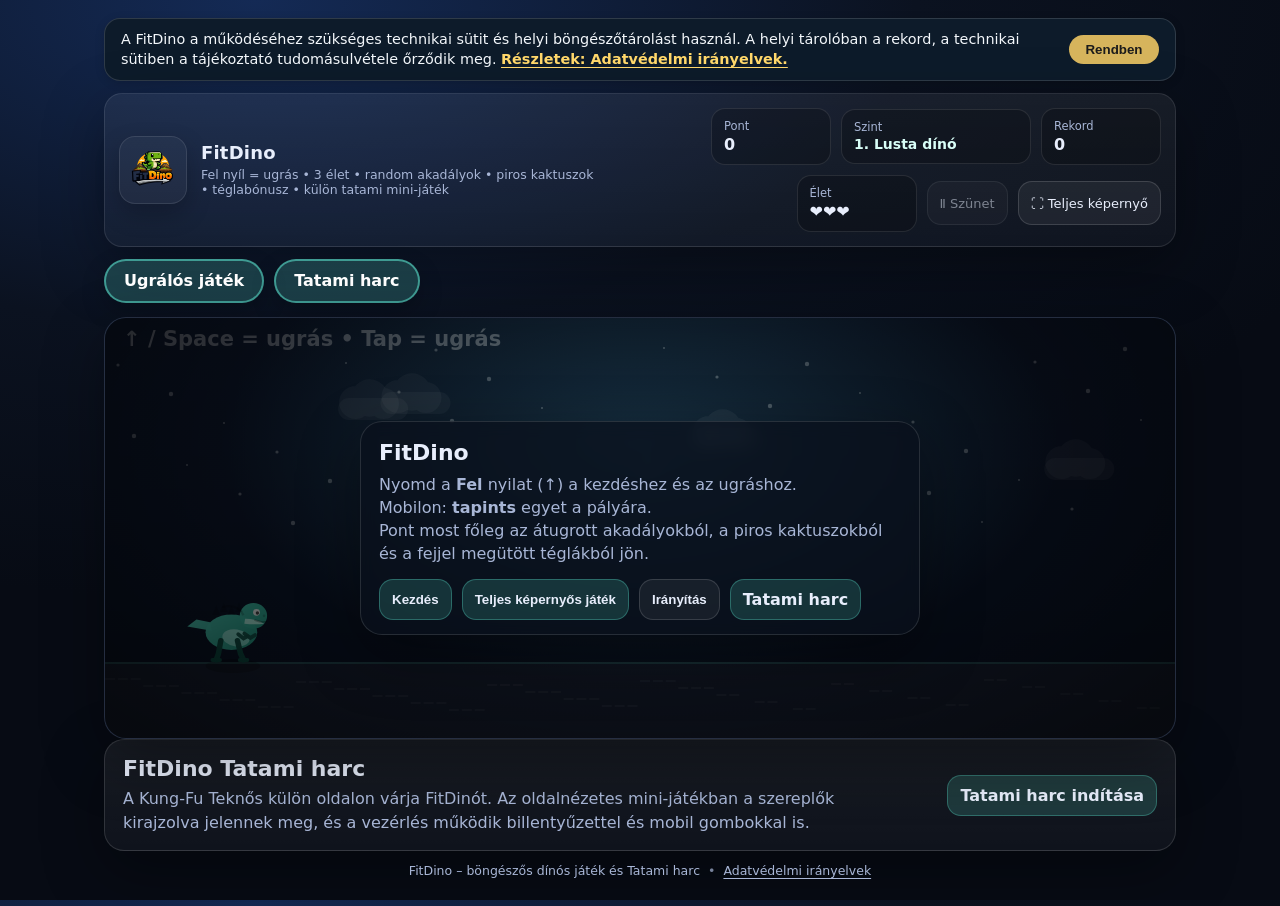
<file: index.html>
<!doctype html>
<html lang="hu">
<head>
  <meta charset="utf-8" />
  <meta name="viewport" content="width=device-width, initial-scale=1, viewport-fit=cover" />
  <title>FitDino</title>
  <meta name="description" content="Egyszerű dínós ugrálós játék — akadályokkal, szintekkel, 3 élettel és külön tatami mini-játékkal." />
  <link rel="icon" type="image/png" href="assets/images/logo.png" />
  <link rel="apple-touch-icon" href="assets/images/logo.png" />
  <link rel="stylesheet" href="assets/css/style.css?v=20261117_1" />
  <link rel="stylesheet" href="assets/css/tatami.css?v=20261117_1" />
  <link rel="stylesheet" href="assets/css/fullscreen.css?v=20261121_1" />
</head>
<body>
  <div class="app" data-game-root data-start-button="btnStart">
    <header class="topbar">
      <div class="brand">
        <img class="logo" src="assets/images/logo.png" alt="FitDino logó" />
        <div class="titles">
          <div class="title">FitDino</div>
          <div class="subtitle">Fel nyíl = ugrás • 3 élet • random akadályok • piros kaktuszok • téglabónusz • külön tatami mini-játék</div>
        </div>
      </div>

      <div class="hud">
        <div class="hud-item" id="scoreBox">
          <span class="hud-label">Pont</span>
          <span class="hud-value" id="score">0</span>
        </div>
        <div class="hud-item hud-item-level" id="levelBox">
          <span class="hud-label">Szint</span>
          <span class="hud-value hud-value-level" id="level">1. Lusta dínó</span>
        </div>
        <div class="hud-item" id="bestBox">
          <span class="hud-label">Rekord</span>
          <span class="hud-value" id="best">0</span>
        </div>
        <div class="hud-item">
          <span class="hud-label">Élet</span>
          <span class="hud-value" id="lives">❤️❤️❤️</span>
        </div>

        <button class="icon-btn screen-btn pause-btn" id="btnPause" type="button" aria-label="Szünet" aria-pressed="false" disabled>Ⅱ Szünet</button>
        <button class="icon-btn screen-btn" id="btnFullscreen" data-fullscreen-toggle type="button" title="Teljes képernyő" aria-label="Teljes képernyő" aria-pressed="false">
          ⛶ Teljes képernyő
        </button>
      </div>
    </header>

    <nav class="mode-switch" aria-label="FitDino játékmódok">
      <a class="mode-link active" href="index.html" aria-current="page">Ugrálós játék</a>
      <a class="mode-link mode-link-highlight" href="tatami.html">Tatami harc</a>
    </nav>

    <main class="stage">
      <div class="canvas-wrap" id="canvasWrap">
        <canvas id="game" tabindex="0" aria-label="FitDino játék vászon"></canvas>

        <div class="overlay" id="overlay">
          <div class="card">
            <h1 id="overlayTitle">FitDino</h1>
            <p id="overlayText">
              Nyomd a <b>Fel</b> nyilat (↑) a kezdéshez és az ugráshoz.<br/>
              Mobilon: <b>tapints</b> egyet a pályára.
            </p>
            <div class="row">
              <button class="btn primary" id="btnStart" type="button">Kezdés</button>
              <button class="btn primary" data-fullscreen-start type="button">Teljes képernyős játék</button>
              <button class="btn" id="btnHow" type="button">Irányítás</button>
              <a class="btn primary" href="tatami.html">Tatami harc</a>
            </div>
            <div class="help" id="help">
              <ul>
                <li><b>↑</b> vagy <b>Space</b>: ugrás</li>
                <li><b>R</b>: újraindítás (Game Over után)</li>
                <li><b>P</b>: szünet / folytatás</li>
                <li>Szintek: <b>Lusta dínó</b> → <b>Fürge dínó</b> → <b>Sprint raptor</b> → <b>Villámkarmos</b> → <b>Meteorfutó</b></li>
                <li>A pontszám most lassabban nő: főleg átugrásból, piros kaktuszból és téglafejelésből jön</li>
                <li>Normál akadály: <b>5 / 10 / 20 / 50 / 100</b> pont szinttől függően</li>
                <li>Piros kaktusz: <b>50 / 100 / 200 / 500 / 1000</b> pont szinttől függően</li>
                <li>Fejjel megütött tégla is pontot ad</li>
                <li>Ha nekimész: -1 élet, rövid védettség, mehetsz tovább</li>
                <li>Rekord: localStorage-ban mentve</li>
                <li>Külön mini-játék: <b>Tatami harc</b>, ahol FitDino a Kung-Fu Teknőssel méri össze magát</li>
              </ul>
            </div>
          </div>
        </div>
      </div>

      <section class="tatami-intro" aria-label="Tatami harc belépő">
        <div>
          <h1>FitDino Tatami harc</h1>
          <p>A Kung-Fu Teknős külön oldalon várja FitDinót. Az oldalnézetes mini-játékban a szereplők kirajzolva jelennek meg, és a vezérlés működik billentyűzettel és mobil gombokkal is.</p>
        </div>
        <a class="btn primary" href="tatami.html">Tatami harc indítása</a>
      </section>

      <footer class="footer">
        <span>FitDino – böngészős dínós játék és Tatami harc</span>
        <span class="footer-separator" aria-hidden="true">•</span>
        <a class="privacy-link" href="https://www.zenitprograms.hu/?page_id=226" target="_blank" rel="noopener noreferrer">Adatvédelmi irányelvek</a>
      </footer>
    </main>
  </div>

  <script src="assets/js/privacy-notice.js?v=20261117_1"></script>
  <script src="assets/js/fullscreen.js?v=20261121_1" defer></script>
  <script type="module" src="assets/js/game.js?v=20261121_1"></script>
</body>
</html>
</file>
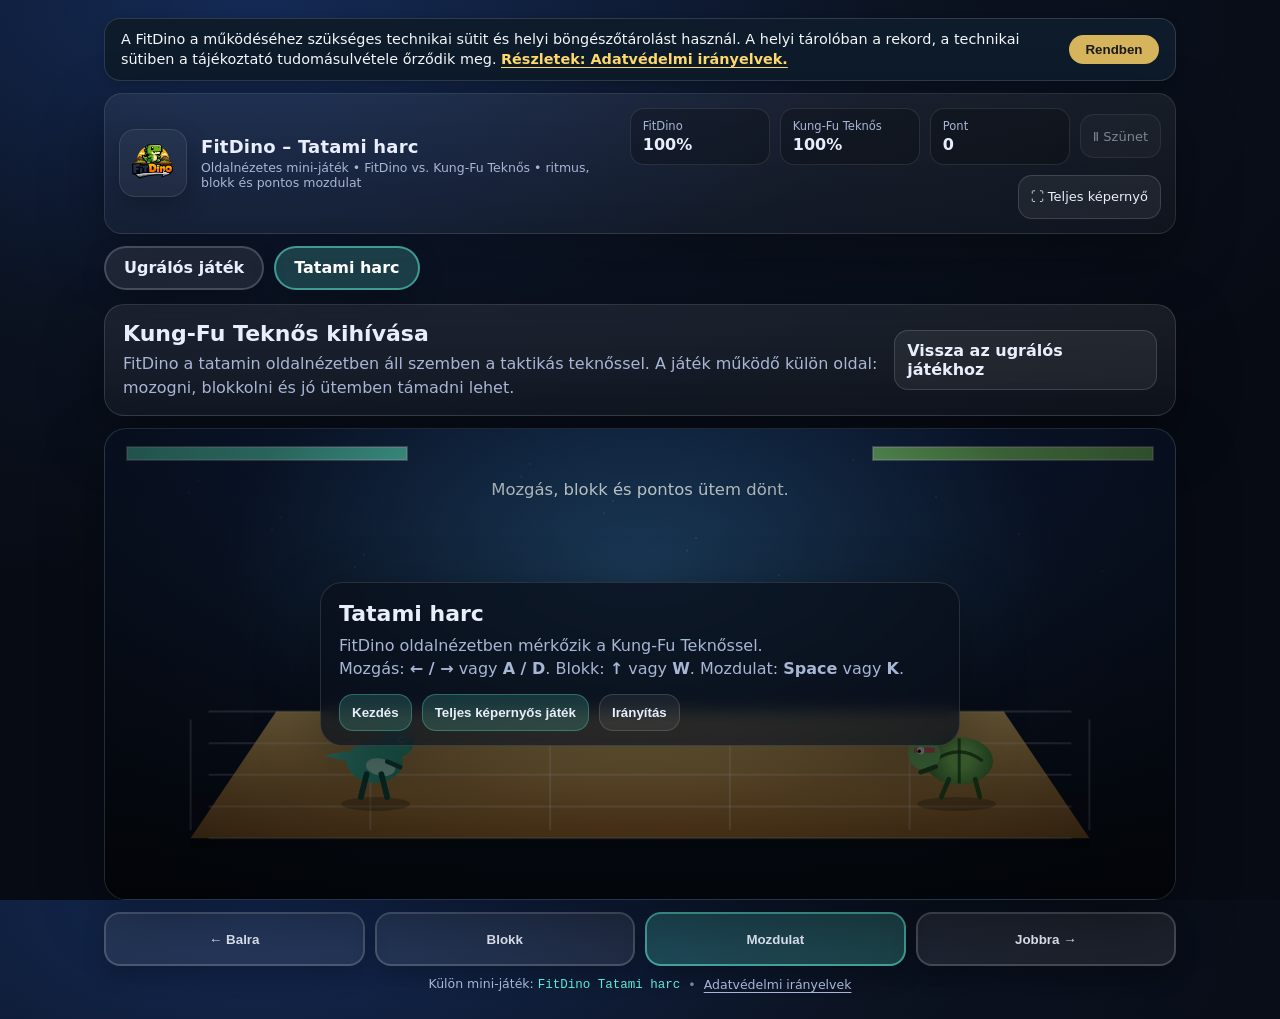
<file: tatami.html>
<!doctype html>
<html lang="hu">
<head>
  <meta charset="utf-8" />
  <meta name="viewport" content="width=device-width, initial-scale=1, viewport-fit=cover" />
  <title>FitDino – Tatami harc</title>
  <meta name="description" content="FitDino külön tatami mini-játéka Kung-Fu Teknős ellen oldalnézetes karakterekkel és működő vezérléssel." />
  <link rel="icon" type="image/png" href="assets/images/logo.png" />
  <link rel="apple-touch-icon" href="assets/images/logo.png" />
  <link rel="stylesheet" href="assets/css/style.css?v=20261117_1" />
  <link rel="stylesheet" href="assets/css/tatami.css?v=20261117_1" />
  <link rel="stylesheet" href="assets/css/fullscreen.css?v=20261121_1" />
</head>
<body>
  <div class="app tatami-app" data-game-root data-start-button="btnTatamiStart">
    <header class="topbar">
      <div class="brand">
        <img class="logo" src="assets/images/logo.png" alt="FitDino logó" />
        <div class="titles">
          <div class="title">FitDino – Tatami harc</div>
          <div class="subtitle">Oldalnézetes mini-játék • FitDino vs. Kung-Fu Teknős • ritmus, blokk és pontos mozdulat</div>
        </div>
      </div>

      <div class="hud tatami-hud">
        <div class="hud-item">
          <span class="hud-label">FitDino</span>
          <span class="hud-value" id="tatamiDinoHp">100%</span>
        </div>
        <div class="hud-item">
          <span class="hud-label">Kung-Fu Teknős</span>
          <span class="hud-value" id="tatamiTurtleHp">100%</span>
        </div>
        <div class="hud-item">
          <span class="hud-label">Pont</span>
          <span class="hud-value" id="tatamiScore">0</span>
        </div>
        <button class="icon-btn screen-btn pause-btn" id="btnTatamiPause" type="button" aria-label="Szünet" aria-pressed="false" disabled>Ⅱ Szünet</button>
        <button class="icon-btn screen-btn" id="btnTatamiFullscreen" data-fullscreen-toggle type="button" title="Teljes képernyő" aria-label="Teljes képernyő" aria-pressed="false">⛶ Teljes képernyő</button>
      </div>
    </header>

    <nav class="mode-switch" aria-label="FitDino játékmódok">
      <a class="mode-link" href="index.html">Ugrálós játék</a>
      <a class="mode-link active mode-link-highlight" href="tatami.html" aria-current="page">Tatami harc</a>
    </nav>

    <main class="stage tatami-stage">
      <section class="tatami-intro" aria-label="Tatami harc rövid leírás">
        <div>
          <h1>Kung-Fu Teknős kihívása</h1>
          <p>FitDino a tatamin oldalnézetben áll szemben a taktikás teknőssel. A játék működő külön oldal: mozogni, blokkolni és jó ütemben támadni lehet.</p>
        </div>
        <a class="btn" href="index.html">Vissza az ugrálós játékhoz</a>
      </section>

      <div class="canvas-wrap tatami-canvas-wrap" id="tatamiWrap">
        <canvas id="tatamiGame" tabindex="0" aria-label="FitDino Tatami harc játék vászon"></canvas>

        <div class="overlay" id="tatamiOverlay">
          <div class="card tatami-card">
            <h1 id="tatamiOverlayTitle">Tatami harc</h1>
            <p id="tatamiOverlayText">
              FitDino és Kung-Fu Teknős oldalnézetes mérkőzése.<br/>
              Mozgás: <b>← / →</b> vagy <b>A / D</b>. Blokk: <b>↑</b> vagy <b>W</b>. Mozdulat: <b>Space</b> vagy <b>K</b>.
            </p>
            <div class="row">
              <button class="btn primary" id="btnTatamiStart" type="button">Kezdés</button>
              <button class="btn primary" data-fullscreen-start type="button">Teljes képernyős játék</button>
              <button class="btn" id="btnTatamiHow" type="button">Irányítás</button>
            </div>
            <div class="help" id="tatamiHelp">
              <ul>
                <li><b>← / →</b> vagy <b>A / D</b>: FitDino oldalazása a tatamin</li>
                <li><b>↑</b> vagy <b>W</b>: blokk, ami csökkenti a teknős támadásának hatását</li>
                <li><b>Space</b> vagy <b>K</b>: FitDino gyors mozdulata</li>
                <li><b>P</b>: szünet / folytatás</li>
                <li><b>R</b>: új mérkőzés</li>
                <li>A teknős kivár, blokkol, közelít és páncélos rohammal próbálkozik.</li>
              </ul>
            </div>
          </div>
        </div>
      </div>

      <div class="tatami-mobile-controls" aria-label="Mobil tatami vezérlők">
        <button class="tatami-control" type="button" data-control="left">← Balra</button>
        <button class="tatami-control" type="button" data-control="block">Blokk</button>
        <button class="tatami-control primary" type="button" data-control="strike">Mozdulat</button>
        <button class="tatami-control" type="button" data-control="right">Jobbra →</button>
      </div>

      <footer class="footer">
        <span>Külön mini-játék: <code>FitDino Tatami harc</code></span>
        <span class="footer-separator" aria-hidden="true">•</span>
        <a class="privacy-link" href="https://www.zenitprograms.hu/?page_id=226" target="_blank" rel="noopener noreferrer">Adatvédelmi irányelvek</a>
      </footer>
    </main>
  </div>

  <script src="assets/js/privacy-notice.js?v=20261117_1"></script>
  <script src="assets/js/fullscreen.js?v=20261121_1" defer></script>
  <script src="assets/js/tatami.js?v=20261121_1" defer></script>
</body>
</html>
</file>
<file: assets/css/style.css>
/* FitDino – minimal, sötét UI */
:root{
  --bg:#0b1220;
  --panel:#0f1b33;
  --panel2:#0c162b;
  --text:#e8eefc;
  --muted:#a8b6d6;
  --accent:#5eead4;
  --danger:#ff5c7a;
  --shadow: 0 20px 60px rgba(0,0,0,.35);
}

*{box-sizing:border-box}
html,body{height:100%}
body{
  margin:0;
  background: radial-gradient(1200px 600px at 20% 0%, #142a55 0%, var(--bg) 55%, #070b14 100%);
  color:var(--text);
  font-family: ui-sans-serif, system-ui, -apple-system, Segoe UI, Roboto, Arial, "Noto Sans", "Helvetica Neue", sans-serif;
}

.app{max-width:1100px; margin:0 auto; padding:18px 14px 28px;}
.topbar{display:flex; gap:14px; align-items:center; justify-content:space-between; padding:14px 14px; border-radius:18px; background: linear-gradient(180deg, rgba(255,255,255,.06), rgba(255,255,255,.03)); border:1px solid rgba(255,255,255,.10); box-shadow: var(--shadow);}
.brand{display:flex; gap:14px; align-items:center}
.logo{width:68px; height:68px; display:block; object-fit:contain; border-radius:16px; background: rgba(255,255,255,.04); border:1px solid rgba(255,255,255,.10); box-shadow: 0 10px 24px rgba(0,0,0,.22);}
.title{font-weight:800; letter-spacing:.2px; font-size:18px; line-height:1.1}
.subtitle{color:var(--muted); font-size:12.5px; margin-top:4px}
.hud{display:flex; gap:10px; align-items:center; flex-wrap:wrap; justify-content:flex-end}
.hud-item{padding:10px 12px; border-radius:14px; background: rgba(0,0,0,.22); border:1px solid rgba(255,255,255,.10); min-width:120px;}
.hud-item-level{min-width:190px}
.hud-label{display:block; color:var(--muted); font-size:11.5px}
.hud-value{display:block; font-weight:800; font-size:16px; margin-top:2px}
.hud-value-level{font-size:14px; line-height:1.2; white-space:nowrap; overflow:hidden; text-overflow:ellipsis; color:#d9fff8;}
.icon-btn{cursor:pointer; width:42px; height:42px; display:grid; place-items:center; border-radius:14px; border:1px solid rgba(255,255,255,.14); background: rgba(255,255,255,.06); color:var(--text); font-weight:900;}
.icon-btn:active{transform: translateY(1px)}
.icon-btn:hover{border-color: rgba(94,234,212,.25)}
.stage{margin-top:14px}
.canvas-wrap{position:relative; border-radius:22px; overflow:hidden; background: linear-gradient(180deg, rgba(15,27,51,.8), rgba(12,22,43,.95)); border:1px solid rgba(255,255,255,.10); box-shadow: var(--shadow);}
canvas{display:block; width:100%; height:420px; touch-action: manipulation;}
canvas:focus-visible,.tatami-control:focus-visible,.mode-link:focus-visible,.btn:focus-visible{outline:3px solid var(--accent);outline-offset:-3px;}
.footer{margin-top:10px; color:var(--muted); font-size:12.5px; padding:0 6px; display:flex; gap:8px; align-items:center; justify-content:center; flex-wrap:wrap; text-align:center;}
.footer a,.privacy-link{color:inherit; text-decoration:underline; text-underline-offset:3px;}
.footer a:hover,.privacy-link:hover{color:#fff}
.footer-separator{opacity:.7}
code{color:var(--accent)}
.privacy-storage-notice{display:flex; align-items:center; justify-content:space-between; gap:16px; width:100%; margin:0 0 12px; padding:10px 16px; border-radius:16px; background:#0d1b2a; color:#f3f7fb; border:1px solid rgba(255,255,255,.14); box-shadow:0 2px 10px rgba(0,0,0,.16); font-size:.9rem; line-height:1.42;}
.privacy-storage-notice[hidden]{display:none!important;}
.privacy-storage-notice__text{flex:1 1 auto;}
.privacy-storage-notice__text a{color:#ffd76a; font-weight:600; text-decoration:underline; text-underline-offset:3px;}
.privacy-storage-notice__button{flex:0 0 auto; min-width:90px; padding:7px 14px; border:0; border-radius:999px; background:#d6b45c; color:#1b1b1b; font-weight:700; cursor:pointer;}
.privacy-storage-notice__button:hover,.privacy-storage-notice__button:focus-visible{filter:brightness(1.06); outline:2px solid rgba(255,215,106,.45); outline-offset:2px;}
.overlay{position:absolute; inset:0; z-index:5; display:flex; align-items:center; justify-content:center; padding:18px; background: radial-gradient(700px 400px at 50% 30%, rgba(94,234,212,.10), rgba(0,0,0,.55) 60%, rgba(0,0,0,.72) 100%);}
.overlay.hidden,.overlay[hidden]{display:none !important; pointer-events:none !important;}
.card{width:min(560px, 100%); max-height:100%; overflow-y:auto; overscroll-behavior:contain; border-radius:22px; padding:18px 18px 14px; background: rgba(10,16,29,.75); border:1px solid rgba(255,255,255,.12); backdrop-filter: blur(8px); box-shadow: var(--shadow);}
.card h1{margin:0 0 8px; font-size:22px}
.card p{margin:0 0 14px; color:var(--muted); line-height:1.45}
.row{display:flex; gap:10px; flex-wrap:wrap}
.btn{cursor:pointer; border:1px solid rgba(255,255,255,.14); background: rgba(255,255,255,.06); color:var(--text); padding:10px 12px; border-radius:14px; font-weight:700; text-decoration:none; display:inline-flex; align-items:center; justify-content:center;}
.btn.primary{background: rgba(94,234,212,.16); border-color: rgba(94,234,212,.30);}
.btn:active{transform: translateY(1px)}
.help{margin-top:12px; border-radius:16px; padding:12px 12px; background: rgba(0,0,0,.22); border:1px solid rgba(255,255,255,.10); display:none;}
.help.show{display:block}
.help ul{margin:0; padding-left:18px; color:var(--muted)}
.help li{margin:6px 0}
.mode-switch{display:flex; gap:10px; flex-wrap:wrap; margin:12px 0 0;}
.mode-link{display:inline-flex; align-items:center; justify-content:center; min-height:42px; padding:10px 18px; border-radius:999px; color:var(--text); text-decoration:none; background:rgba(255,255,255,.08); border:2px solid rgba(255,255,255,.18); font-weight:900; box-shadow:0 10px 24px rgba(0,0,0,.22);}
.mode-link:hover,.mode-link.active,.mode-link-highlight{background:rgba(94,234,212,.20); border-color:rgba(94,234,212,.55); color:#ffffff;}
.tatami-panel{margin-top:14px; width:100%; scroll-margin-top:16px; border-radius:22px; padding:18px; background:linear-gradient(180deg, rgba(255,255,255,.07), rgba(255,255,255,.035)); border:1px solid rgba(255,255,255,.13); box-shadow:var(--shadow);}
.tatami-copy h1{margin:0 0 8px; font-size:23px;}
.tatami-copy p{margin:0 0 14px; color:var(--muted); line-height:1.45;}
.tatami-preview{min-height:190px; border-radius:20px; background:linear-gradient(180deg,#caa45a,#8f6330); border:1px solid rgba(255,255,255,.20); display:flex; align-items:center; justify-content:space-around; gap:12px; box-shadow:inset 0 0 0 8px rgba(255,255,255,.13);}
.tatami-character{display:grid; place-items:center; width:84px; height:84px; border-radius:50%; background:rgba(94,234,212,.92); color:#08231f; font-weight:1000; font-size:28px; border:4px solid rgba(255,255,255,.60);}
.tatami-character.turtle{background:rgba(134,221,123,.94); color:#142611;}
.tatami-vs{font-weight:1000; font-size:24px; color:#fff; text-shadow:0 2px 10px rgba(0,0,0,.35);}
@media (max-width:920px){.hud-item-level{min-width:170px}}
@media (max-width:720px){.app{padding:10px 8px 14px;} .topbar{padding:10px; gap:10px; border-radius:14px; align-items:flex-start; flex-direction:column;} .brand{gap:10px} .hud{width:100%; justify-content:flex-start; gap:8px} .hud-item{min-width: calc(50% - 6px); padding:8px 10px} .hud-item-level{min-width:100%} .hud-value{font-size:15px} .hud-value-level{font-size:13px} .icon-btn{width:38px; height:38px; border-radius:12px} .logo{width:52px; height:52px;} .subtitle{display:none} .stage{margin-top:10px} .canvas-wrap{border-radius:16px} canvas{ height: min(52vh, 360px); } .footer{font-size:11.5px} .privacy-storage-notice{flex-direction:column; align-items:stretch; gap:8px; font-size:.86rem; border-radius:14px; padding:10px;} .privacy-storage-notice__button{width:100%;} .mode-link{flex:1 1 140px;} .tatami-preview{min-height:160px; flex-direction:column;} }
@media (max-width:420px){.hud-item{min-width:100%} canvas{ height: min(46vh, 320px); }}
</file>
<file: assets/css/tatami.css>
/* FitDino – Tatami harc külön oldal */
.mode-switch{
  display:flex;
  gap:10px;
  flex-wrap:wrap;
  margin:12px 0 0;
}
.mode-link{
  display:inline-flex;
  align-items:center;
  justify-content:center;
  min-height:44px;
  padding:10px 18px;
  border-radius:999px;
  color:var(--text);
  text-decoration:none;
  background:rgba(255,255,255,.08);
  border:2px solid rgba(255,255,255,.18);
  font-weight:900;
  box-shadow:0 10px 24px rgba(0,0,0,.22);
}
.mode-link:hover,
.mode-link.active,
.mode-link-highlight{
  background:rgba(94,234,212,.20);
  border-color:rgba(94,234,212,.55);
  color:#fff;
}
.btn{text-decoration:none; display:inline-flex; align-items:center; justify-content:center;}
.tatami-stage{margin-top:14px;}
.tatami-intro{
  display:flex;
  align-items:center;
  justify-content:space-between;
  gap:16px;
  margin-bottom:12px;
  padding:16px 18px;
  border-radius:20px;
  background:linear-gradient(180deg, rgba(255,255,255,.07), rgba(255,255,255,.035));
  border:1px solid rgba(255,255,255,.13);
  box-shadow:var(--shadow);
}
.tatami-intro h1{margin:0 0 6px; font-size:22px;}
.tatami-intro p{margin:0; color:var(--muted); line-height:1.48; max-width:760px;}
.tatami-canvas-wrap{background:linear-gradient(180deg, rgba(16,31,57,.95), rgba(9,16,30,.98));}
.tatami-canvas-wrap canvas{height:470px;}
.tatami-card{width:min(640px,100%);}
.tatami-hud .hud-item{min-width:140px;}
.tatami-mobile-controls{
  display:grid;
  grid-template-columns:repeat(4,minmax(0,1fr));
  gap:10px;
  margin-top:12px;
}
.tatami-control{
  cursor:pointer;
  border:2px solid rgba(255,255,255,.18);
  background:rgba(255,255,255,.08);
  color:var(--text);
  border-radius:16px;
  padding:14px 10px;
  font-weight:900;
  min-height:54px;
  touch-action:manipulation;
  box-shadow:0 10px 22px rgba(0,0,0,.22);
}
.tatami-control.primary{
  background:rgba(94,234,212,.22);
  border-color:rgba(94,234,212,.58);
}
.tatami-control:active{transform:translateY(1px);}
@media (max-width:920px){
  .tatami-intro{align-items:flex-start; flex-direction:column;}
  .tatami-hud .hud-item{min-width:calc(50% - 6px);}
}
@media (max-width:720px){
  .mode-link{flex:1 1 140px;}
  .tatami-intro{padding:14px; border-radius:16px;}
  .tatami-canvas-wrap canvas{height:min(62vh,410px);}
  .tatami-mobile-controls{grid-template-columns:repeat(2,minmax(0,1fr));}
}
@media (max-width:420px){
  .tatami-hud .hud-item{min-width:100%;}
  .tatami-canvas-wrap canvas{height:min(58vh,360px);}
}
</file>
<file: assets/css/fullscreen.css>
/* Fullscreen keeps the HUD, exit button and Tatami touch controls together. */
.screen-btn{width:auto;min-width:44px;min-height:44px;padding:8px 12px;font:inherit;font-size:13px;white-space:nowrap;}
.pause-btn{display:inline-flex;align-items:center;justify-content:center;}
.pause-btn:disabled{opacity:.5;cursor:default;}
html.game-fullscreen-open,html.game-fullscreen-open body{overflow:hidden;overscroll-behavior:none;}
.app.is-game-fullscreen{
  position:fixed;inset:0;z-index:1000;
  width:100%;height:100%;height:100dvh;max-width:none;margin:0;
  padding:env(safe-area-inset-top,0px) env(safe-area-inset-right,0px) env(safe-area-inset-bottom,0px) env(safe-area-inset-left,0px);
  display:flex;flex-direction:column;gap:4px;overflow:hidden;background:var(--bg);
}
.app.is-game-fullscreen .brand,
.app.is-game-fullscreen .mode-switch,
.app.is-game-fullscreen .tatami-intro,
.app.is-game-fullscreen .footer,
.app.is-game-fullscreen .privacy-storage-notice,
.app.is-game-fullscreen [data-fullscreen-start]{display:none;}
.app.is-game-fullscreen .topbar{flex:0 0 auto;padding:4px 6px;border:0;border-radius:0;box-shadow:none;}
.app.is-game-fullscreen .hud{width:100%;display:flex;flex-direction:row;flex-wrap:nowrap;gap:4px;align-items:center;justify-content:space-between;}
.app.is-game-fullscreen .hud-item{min-width:0;padding:4px 6px;flex:1 1 0;border-radius:8px;overflow:hidden;}
.app.is-game-fullscreen .hud-label{font-size:10px;white-space:nowrap;overflow:hidden;text-overflow:ellipsis;}
.app.is-game-fullscreen .hud-value{font-size:12px;white-space:nowrap;overflow:hidden;text-overflow:ellipsis;}
.app.is-game-fullscreen .hud-item-level{flex-grow:1.8;}
.app.is-game-fullscreen .screen-btn{flex:0 0 auto;padding:6px 10px;}
.app.is-game-fullscreen .pause-btn{display:inline-flex;align-items:center;justify-content:center;}
.app.is-game-fullscreen .stage{display:flex;flex-direction:column;flex:1 1 0;min-height:0;margin:0;gap:4px;}
.app.is-game-fullscreen .canvas-wrap{flex:1 1 0;min-height:0;border:0;border-radius:0;box-shadow:none;}
.app.is-game-fullscreen canvas{position:absolute;inset:0;width:100%;height:100%;touch-action:none;}
.app.is-game-fullscreen .overlay{padding:10px;}
.app.is-game-fullscreen .tatami-mobile-controls{flex:0 0 auto;grid-template-columns:repeat(4,minmax(0,1fr));gap:6px;margin:0;padding:0 6px 4px;}
.app.is-game-fullscreen .tatami-control{min-height:48px;padding:8px 4px;border-radius:10px;touch-action:none;}
@media (max-width:420px){
  .app.is-game-fullscreen #bestBox{display:none;}
  .app.is-game-fullscreen .hud-item-level{flex-grow:1.5;}
}
</file>
